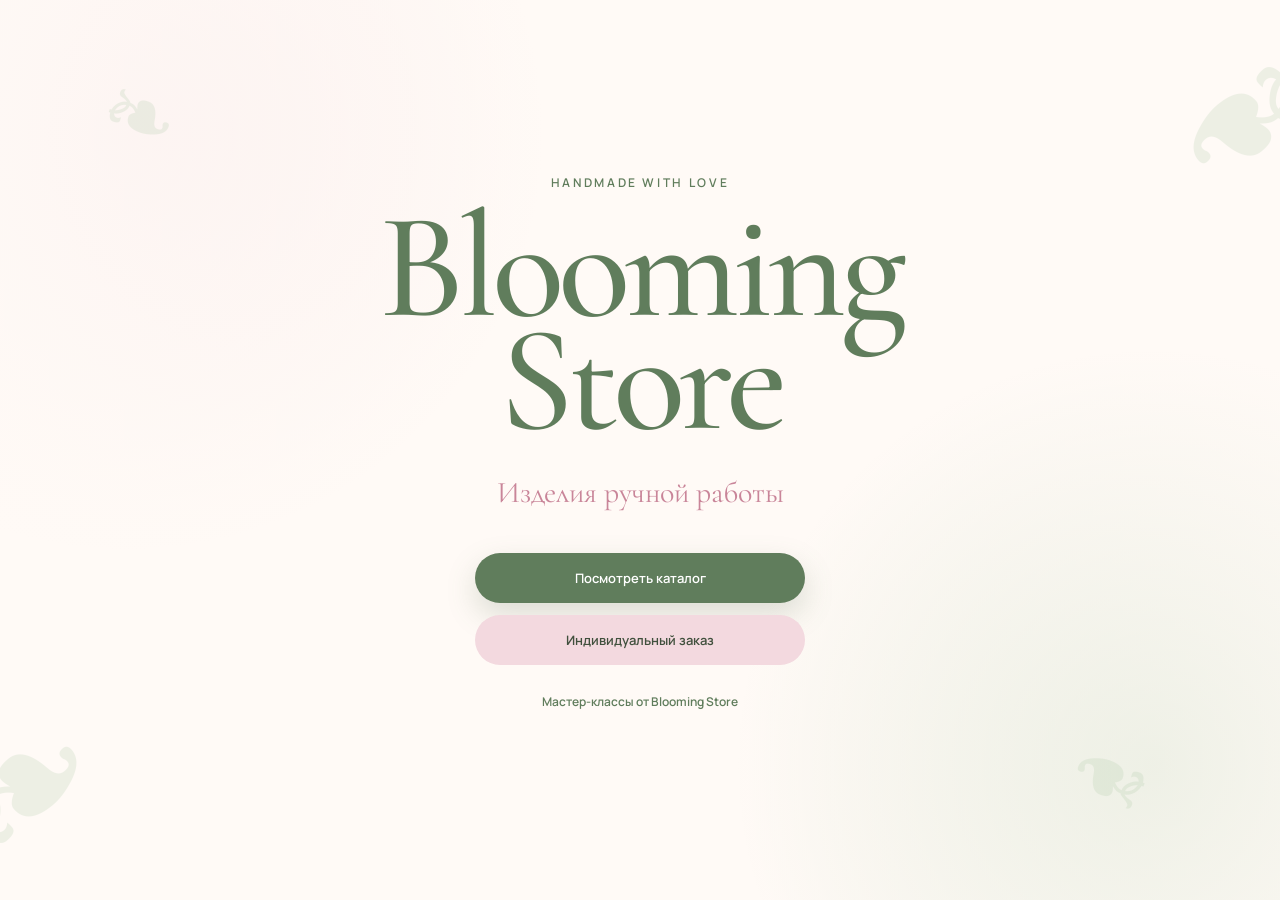
<file: index.html>
<!DOCTYPE html>
<html lang="ru">

<head>

    <meta charset="UTF-8">

    <meta
        name="viewport"
        content="width=device-width, initial-scale=1.0, viewport-fit=cover"
    >

    <title>Blooming Store</title>

    <meta
        name="description"
        content="Blooming Store — изделия ручной работы"
    >

    <link
        rel="stylesheet"
        href="css/style.css"
    >

</head>


<body>

<main class="home">

    <div class="leaf leaf--1">❧</div>
    <div class="leaf leaf--2">❧</div>
    <div class="leaf leaf--3">❧</div>
    <div class="leaf leaf--4">❧</div>


    <section class="hero">

        <div
            class="hero__image"
            id="hero-image"
        ></div>

        <div class="hero__overlay"></div>


        <div class="hero__content">

            <p
                class="hero__eyebrow"
                id="hero-eyebrow"
            >
                handmade with love
            </p>


            <h1
                class="hero__title"
                id="hero-title"
            >
                Blooming<br>
                Store
            </h1>


            <p
                class="hero__subtitle"
                id="hero-subtitle"
            >
                Изделия ручной работы
            </p>


            <p
                class="hero__description"
                id="hero-description"
            ></p>


            <div class="hero__buttons">

                <a
                    href="catalog.html"
                    class="button button--primary"
                >
                    Посмотреть каталог
                </a>


                <a
                    href="#"
                    id="custom-order"
                    class="button button--secondary"
                >
                    Индивидуальный заказ
                </a>


                <a
                    href="https://t.me/dejavuufa"
                    id="masterclasses"
                    class="button button--text"
                    target="_blank"
                    rel="noopener noreferrer"
                >
                    Мастер-классы от Blooming Store
                </a>

            </div>

        </div>

    </section>

</main>


<!-- Telegram Mini App -->

<script src="https://telegram.org/js/telegram-web-app.js"></script>

<script src="js/app.js"></script>

</body>

</html>
</file>
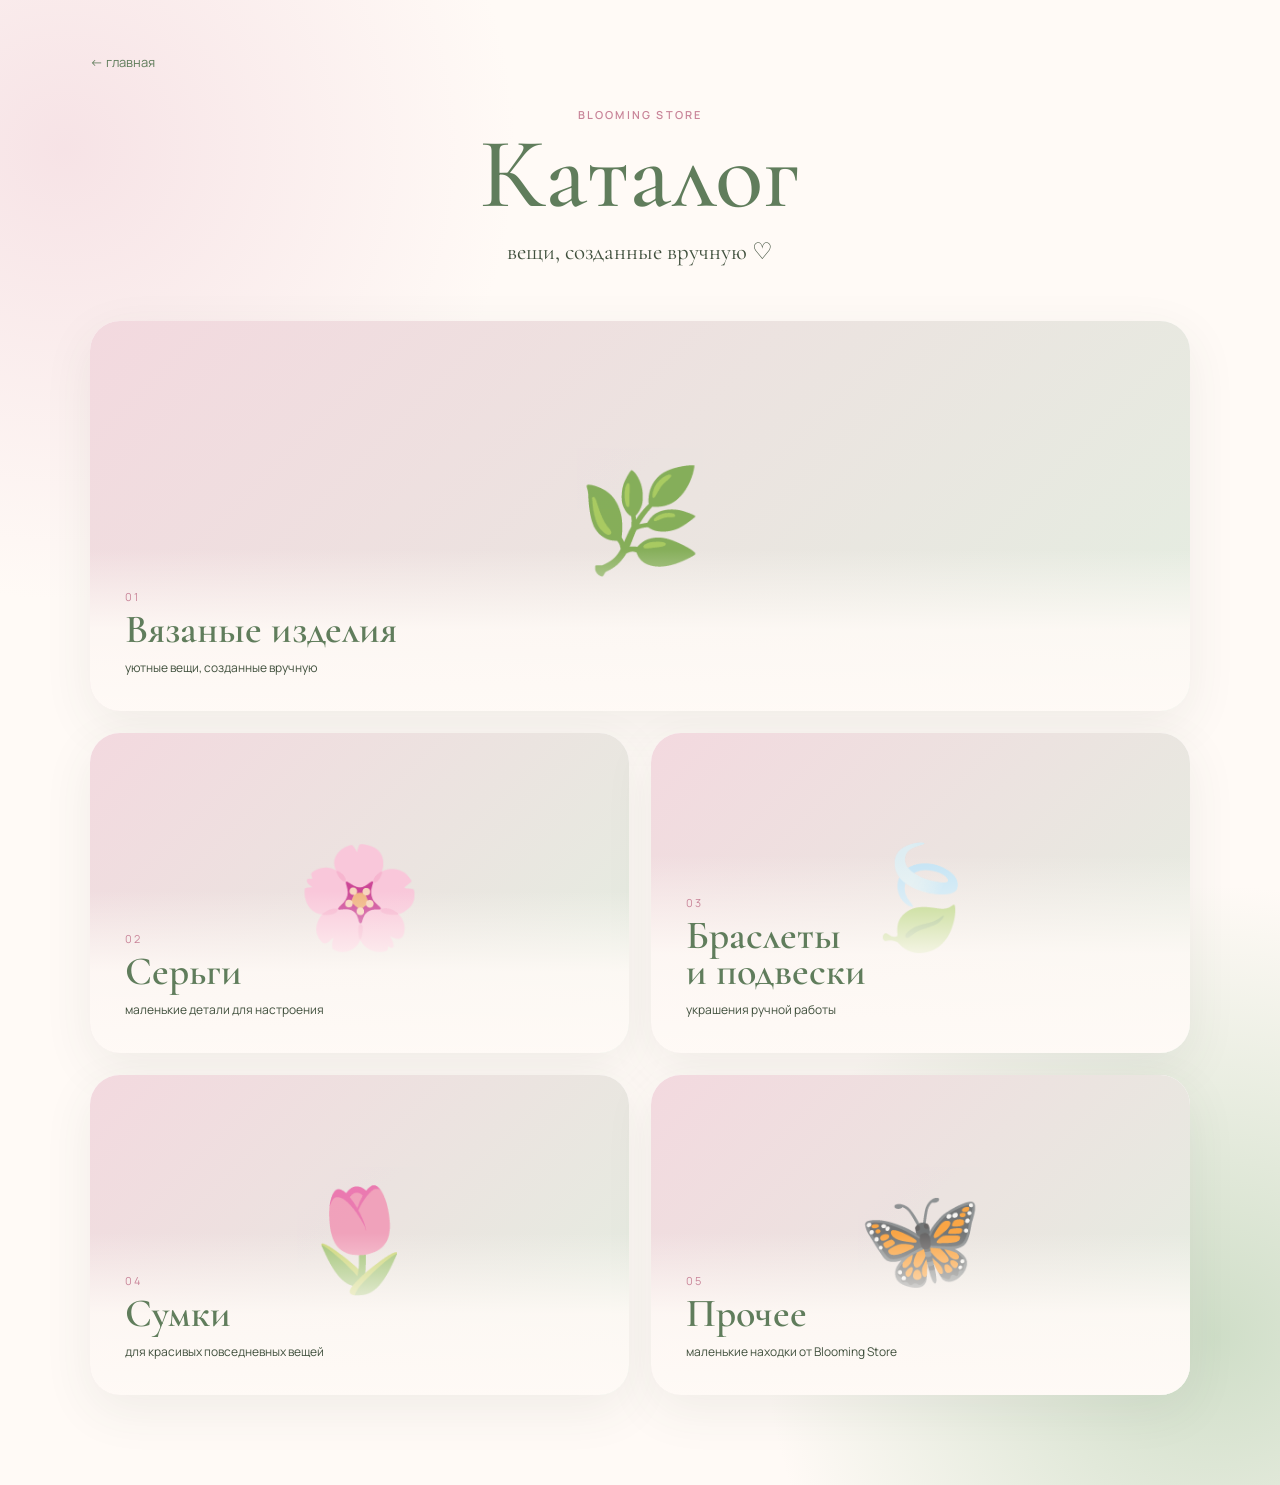
<file: catalog.html>
<!DOCTYPE html>
<html lang="ru">

<head>

    <meta charset="UTF-8">

    <meta
        name="viewport"
        content="width=device-width, initial-scale=1.0, viewport-fit=cover"
    >

    <title>Каталог — Blooming Store</title>

    <link
        rel="stylesheet"
        href="css/style.css"
    >

</head>


<body>

<main class="catalog-page">


    <header class="page-header">

        <a
            href="index.html"
            class="back-link"
        >
            ← главная
        </a>


        <div class="page-header__center">

            <p class="eyebrow">
                blooming store
            </p>

            <h1>
                Каталог
            </h1>

            <p>
                вещи, созданные вручную ♡
            </p>

        </div>

    </header>


    <section class="categories">


        <!-- 01 -->

        <a
            href="category.html?category=knit"
            class="category-card category-card--large"
        >

            <div class="category-card__visual">
                <span>🌿</span>
            </div>


            <div class="category-card__content">

                <span class="category-card__number">
                    01
                </span>

                <h2>
                    Вязаные изделия
                </h2>

                <p>
                    уютные вещи, созданные вручную
                </p>

            </div>

        </a>


        <!-- 02 -->

        <a
            href="category.html?category=earrings"
            class="category-card"
        >

            <div class="category-card__visual">
                <span>🌸</span>
            </div>


            <div class="category-card__content">

                <span class="category-card__number">
                    02
                </span>

                <h2>
                    Серьги
                </h2>

                <p>
                    маленькие детали для настроения
                </p>

            </div>

        </a>


        <!-- 03 -->

        <a
            href="category.html?category=bracelets"
            class="category-card"
        >

            <div class="category-card__visual">
                <span>🍃</span>
            </div>


            <div class="category-card__content">

                <span class="category-card__number">
                    03
                </span>

                <h2>
                    Браслеты<br>
                    и подвески
                </h2>

                <p>
                    украшения ручной работы
                </p>

            </div>

        </a>


        <!-- 04 -->

        <a
            href="category.html?category=bags"
            class="category-card"
        >

            <div class="category-card__visual">
                <span>🌷</span>
            </div>


            <div class="category-card__content">

                <span class="category-card__number">
                    04
                </span>

                <h2>
                    Сумки
                </h2>

                <p>
                    для красивых повседневных вещей
                </p>

            </div>

        </a>


        <!-- 05 -->

        <a
            href="category.html?category=other"
            class="category-card"
        >

            <div class="category-card__visual">
                <span>🦋</span>
            </div>


            <div class="category-card__content">

                <span class="category-card__number">
                    05
                </span>

                <h2>
                    Прочее
                </h2>

                <p>
                    маленькие находки от Blooming Store
                </p>

            </div>

        </a>


    </section>

</main>


<!-- Telegram Mini App -->

<script src="https://telegram.org/js/telegram-web-app.js"></script>

<script src="js/app.js"></script>

</body>

</html>
</file>
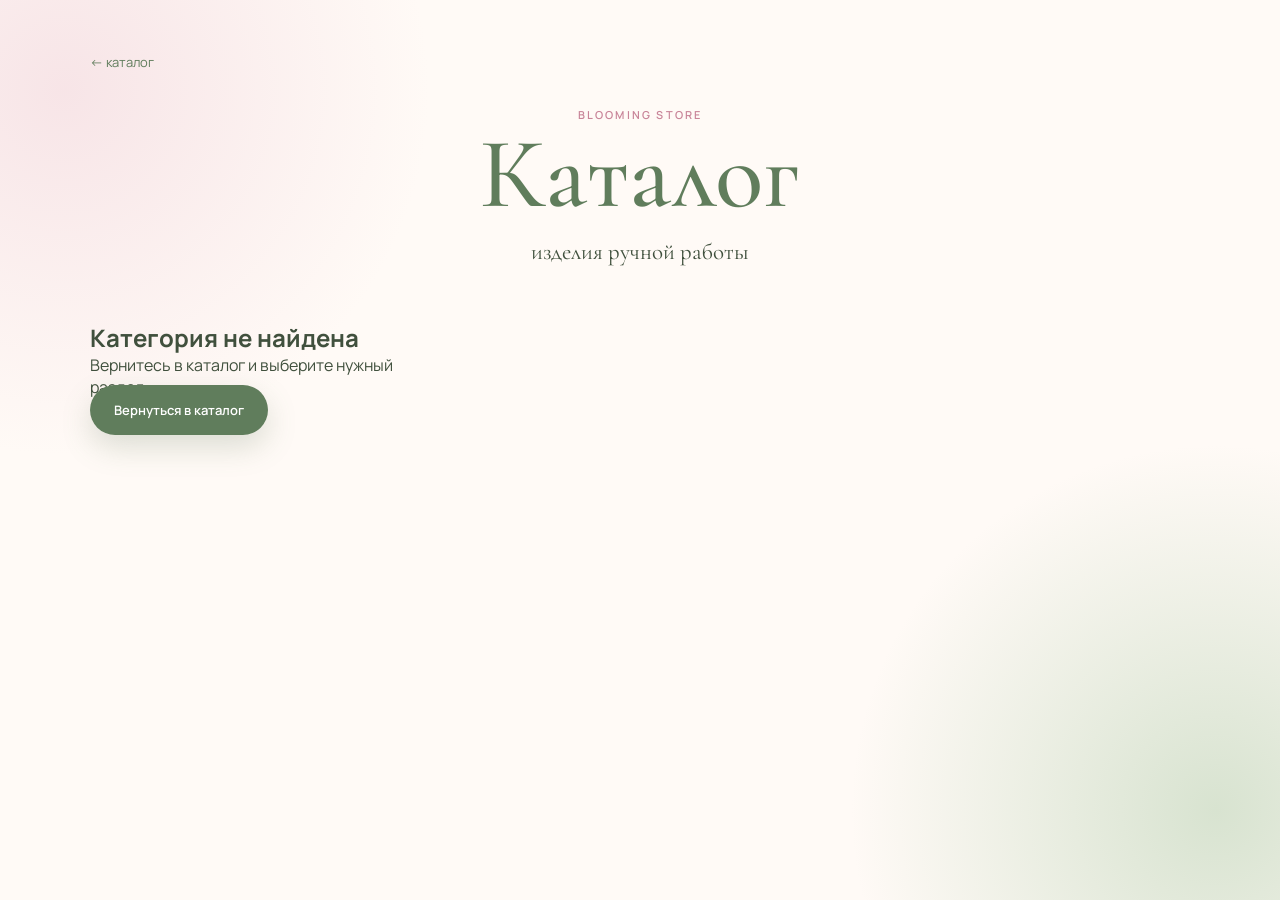
<file: category.html>
<!DOCTYPE html>
<html lang="ru">

<head>

    <meta charset="UTF-8">

    <meta
        name="viewport"
        content="width=device-width, initial-scale=1.0, viewport-fit=cover"
    >

    <title>Каталог — Blooming Store</title>

    <link
        rel="stylesheet"
        href="css/style.css"
    >

</head>


<body>

<main class="products-page">


    <header class="page-header">


        <a
            href="catalog.html"
            class="back-link"
        >
            ← каталог
        </a>


        <div class="page-header__center">

            <p class="eyebrow">
                blooming store
            </p>


            <h1 id="category-title">
                Каталог
            </h1>


            <p id="category-subtitle">
                изделия ручной работы
            </p>

        </div>

    </header>


    <section
        class="products-grid"
        id="products-grid"
    >

        <div class="loading">
            Загружаем изделия...
        </div>

    </section>

</main>


<!-- Telegram Mini App -->

<script src="https://telegram.org/js/telegram-web-app.js"></script>

<script src="js/app.js"></script>

</body>

</html>
</file>
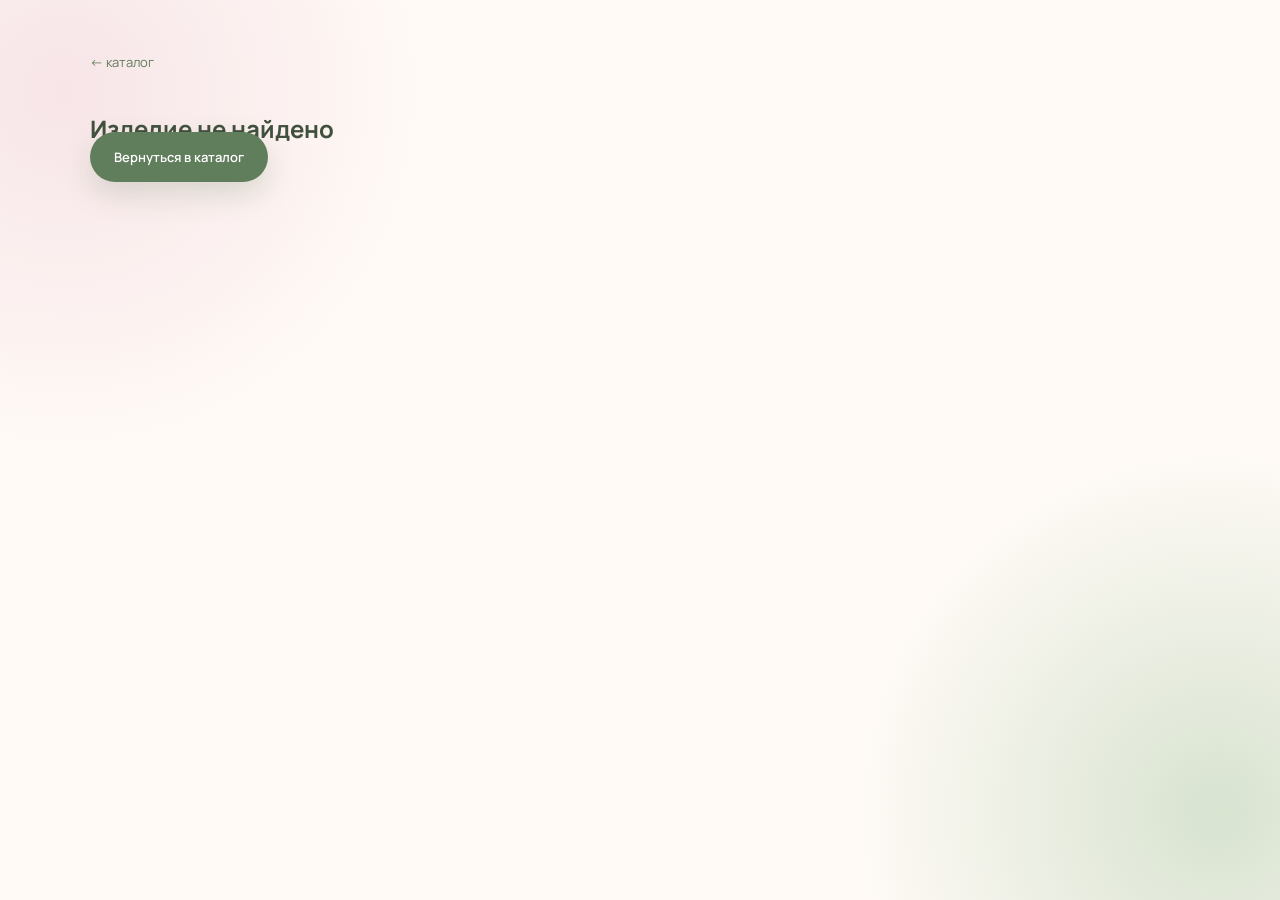
<file: product.html>
<!DOCTYPE html>
<html lang="ru">

<head>

    <meta charset="UTF-8">

    <meta
        name="viewport"
        content="width=device-width, initial-scale=1.0, viewport-fit=cover"
    >

    <title>Blooming Store</title>

    <link
        rel="stylesheet"
        href="css/style.css"
    >

</head>


<body>

<main class="product-page">


    <header class="product-page__header">

        <a
            href="catalog.html"
            id="product-back"
            class="back-link"
        >
            ← каталог
        </a>

    </header>


    <section
        class="product-detail"
        id="product-detail"
    >

        <div class="loading">
            Загружаем изделие...
        </div>

    </section>

</main>


<!-- Telegram Mini App -->

<script src="https://telegram.org/js/telegram-web-app.js"></script>

<script src="js/app.js"></script>

</body>

</html>
</file>
<file: css/style.css>
@import url('https://fonts.googleapis.com/css2?family=Cormorant+Garamond:wght@400;500;600;700&family=Manrope:wght@400;500;600&display=swap');


:root {

    --pink: #f3d9df;
    --pink-light: #f9e9ed;
    --pink-dark: #c98599;

    --green: #a8c7a2;
    --green-light: #e4eee1;
    --green-dark: #607d5c;

    --cream: #fffaf6;
    --white: #ffffff;

    --text: #40503d;
    --muted: #7d877b;

    --shadow:
        0 15px 50px rgba(64, 80, 61, 0.08);

}


* {
    box-sizing: border-box;

    margin: 0;
    padding: 0;
}


html {
    scroll-behavior: smooth;
}


body {

    min-height: 100vh;

    background: var(--cream);

    color: var(--text);

    font-family: 'Manrope', sans-serif;
}


a {
    color: inherit;

    text-decoration: none;
}


button,
a {
    -webkit-tap-highlight-color: transparent;
}


/* =========================================
   ОБЩИЕ ЭЛЕМЕНТЫ
========================================= */


.eyebrow {

    color: var(--pink-dark);

    font-size: 11px;

    font-weight: 600;

    letter-spacing: 0.2em;

    text-transform: uppercase;

}


.back-link {

    display: inline-flex;

    align-items: center;

    gap: 6px;

    color: var(--green-dark);

    font-size: 13px;

    transition:
        transform 0.2s ease,
        opacity 0.2s ease;
}


.back-link:hover {

    transform: translateX(-4px);

    opacity: 0.7;

}


.page-header {

    max-width: 1100px;

    margin: 0 auto 55px;

}


.page-header__center {

    margin-top: 35px;

    text-align: center;

}


.page-header__center h1 {

    margin-top: 8px;

    color: var(--green-dark);

    font-family: 'Cormorant Garamond', serif;

    font-size: clamp(60px, 8vw, 100px);

    font-weight: 500;

    line-height: 0.9;

}


.page-header__center p:last-child {

    margin-top: 18px;

    color: var(--text);

    font-family: 'Cormorant Garamond', serif;

    font-size: 23px;

}


/* =========================================
   ГЛАВНАЯ
========================================= */


.home {

    position: relative;

    min-height: 100vh;

    overflow: hidden;

    background:

        radial-gradient(
            circle at 10% 15%,
            rgba(243, 217, 223, 0.9),
            transparent 30%
        ),

        radial-gradient(
            circle at 90% 85%,
            rgba(168, 199, 162, 0.65),
            transparent 30%
        );

}


.hero {

    position: relative;

    min-height: 100vh;

    display: flex;

    align-items: center;

    justify-content: center;

    overflow: hidden;

}


.hero__image {

    position: absolute;

    inset: 0;

    background-position: center;

    background-size: cover;

    background-repeat: no-repeat;

    opacity: 0.7;

}


.hero__overlay {

    position: absolute;

    inset: 0;

    background:

        linear-gradient(
            90deg,
            rgba(255, 250, 246, 0.9),
            rgba(255, 250, 246, 0.55),
            rgba(255, 250, 246, 0.75)
        );

}


.hero__content {

    position: relative;

    z-index: 2;

    width: min(650px, 90%);

    text-align: center;

}


.hero__eyebrow {

    margin-bottom: 20px;

    color: var(--green-dark);

    font-size: 12px;

    font-weight: 600;

    letter-spacing: 0.22em;

    text-transform: uppercase;

}


.hero__title {

    color: var(--green-dark);

    font-family: 'Cormorant Garamond', serif;

    font-size: clamp(80px, 12vw, 150px);

    font-weight: 500;

    line-height: 0.75;

    letter-spacing: -0.04em;

}


.hero__subtitle {

    margin-top: 38px;

    color: var(--pink-dark);

    font-family: 'Cormorant Garamond', serif;

    font-size: 30px;

}


.hero__description {

    max-width: 450px;

    margin: 18px auto 0;

    color: var(--text);

    font-size: 13px;

    line-height: 1.6;

}


.hero__buttons {

    display: flex;

    flex-direction: column;

    align-items: center;

    gap: 12px;

    margin-top: 42px;

}


.button {

    width: min(330px, 100%);

    padding: 16px 24px;

    border-radius: 100px;

    font-size: 13px;

    font-weight: 600;

    text-align: center;

    transition:
        transform 0.25s ease,
        box-shadow 0.25s ease,
        background 0.25s ease;
}


.button:hover {

    transform: translateY(-3px);

}


.button--primary {

    background: var(--green-dark);

    color: var(--white);

    box-shadow:
        0 12px 30px rgba(96, 125, 92, 0.22);

}


.button--primary:hover {

    box-shadow:
        0 16px 35px rgba(96, 125, 92, 0.32);

}


.button--secondary {

    background: var(--pink);

    color: var(--text);

}


.button--text {

    width: auto;

    background: transparent;

    color: var(--green-dark);

    font-size: 12px;

}


/* =========================================
   ДЕКОРАТИВНЫЕ ЛИСТЬЯ
========================================= */


.leaf {

    position: absolute;

    z-index: 3;

    color: var(--green);

    font-family: serif;

    font-size: 180px;

    line-height: 1;

    opacity: 0.2;

    pointer-events: none;

}


.leaf--1 {

    left: -50px;

    bottom: 20px;

    transform: rotate(-40deg);

}


.leaf--2 {

    right: -40px;

    top: 30px;

    transform: rotate(140deg);

}


.leaf--3 {

    left: 8%;

    top: 8%;

    font-size: 90px;

    transform: rotate(20deg);

}


.leaf--4 {

    right: 10%;

    bottom: 8%;

    font-size: 100px;

    transform: rotate(200deg);

}


/* =========================================
   КАТАЛОГ
========================================= */


.catalog-page {

    min-height: 100vh;

    padding: 50px 6% 90px;

    background:

        radial-gradient(
            circle at 5% 10%,
            rgba(243, 217, 223, 0.7),
            transparent 25%
        ),

        radial-gradient(
            circle at 95% 90%,
            rgba(168, 199, 162, 0.55),
            transparent 25%
        );

}


.categories {

    max-width: 1100px;

    margin: 0 auto;

    display: grid;

    grid-template-columns: repeat(2, 1fr);

    gap: 22px;

}


.category-card {

    position: relative;

    min-height: 320px;

    overflow: hidden;

    display: flex;

    align-items: flex-end;

    border-radius: 30px;

    background: var(--white);

    box-shadow: var(--shadow);

    transition:
        transform 0.3s ease,
        box-shadow 0.3s ease;

}


.category-card:hover {

    transform: translateY(-6px);

    box-shadow:
        0 22px 60px rgba(64, 80, 61, 0.13);

}


.category-card--large {

    grid-column: span 2;

    min-height: 390px;

}


.category-card__visual {

    position: absolute;

    inset: 0;

    display: flex;

    align-items: center;

    justify-content: center;

    background:

        linear-gradient(
            135deg,
            var(--pink),
            var(--green-light)
        );

}


.category-card__visual span {

    font-size: 100px;

    opacity: 0.7;

    transition:
        transform 0.4s ease;

}


.category-card:hover
.category-card__visual span {

    transform: scale(1.12) rotate(4deg);

}


.category-card__content {

    position: relative;

    z-index: 2;

    width: 100%;

    padding: 35px;

    background:

        linear-gradient(
            to top,
            rgba(255, 250, 246, 0.99),
            rgba(255, 250, 246, 0.88),
            transparent
        );

}


.category-card__number {

    color: var(--pink-dark);

    font-size: 11px;

    letter-spacing: 0.15em;

}


.category-card__content h2 {

    margin-top: 5px;

    color: var(--green-dark);

    font-family: 'Cormorant Garamond', serif;

    font-size: 40px;

    font-weight: 600;

    line-height: 0.9;

}


.category-card__content p {

    margin-top: 12px;

    color: var(--text);

    font-size: 12px;

}


/* =========================================
   ТОВАРЫ
========================================= */


.products-page {

    min-height: 100vh;

    padding: 50px 6% 90px;

    background:

        radial-gradient(
            circle at 5% 10%,
            rgba(243, 217, 223, 0.65),
            transparent 25%
        ),

        radial-gradient(
            circle at 95% 90%,
            rgba(168, 199, 162, 0.45),
            transparent 25%
        );

}


.products-grid {

    max-width: 1100px;

    margin: 0 auto;

    display: grid;

    grid-template-columns: repeat(3, 1fr);

    gap: 35px 22px;

}


.product-card {

    min-width: 0;

}


.product-card__image {

    position: relative;

    display: block;

    aspect-ratio: 1 / 1;

    overflow: hidden;

    border-radius: 28px;

    background: var(--pink-light);

}


.product-card__image img {

    width: 100%;

    height: 100%;

    display: block;

    object-fit: cover;

    transition:
        transform 0.45s ease;

}


.product-card:hover
.product-card__image img {

    transform: scale(1.04);

}


.product-placeholder {

    width: 100%;

    height: 100%;

    display: flex;

    align-items: center;

    justify-content: center;

    background:
        linear-gradient(
            135deg,
            var(--pink),
            var(--green-light)
        );

    font-size: 75px;

}


.product-card__status {

    position: absolute;

    top: 15px;

    left: 15px;

    padding: 7px 11px;

    border-radius: 50px;

    background: rgba(255, 250, 246, 0.9);

    backdrop-filter: blur(8px);

    color: var(--green-dark);

    font-size: 10px;

    font-weight: 600;

}


.product-card__info {

    display: flex;

    justify-content: space-between;

    gap: 15px;

    padding: 17px 5px 0;

}


.product-card__info h2 {

    color: var(--text);

    font-family: 'Cormorant Garamond', serif;

    font-size: 26px;

    font-weight: 600;

    line-height: 1;

}


.product-card__description {

    margin-top: 7px;

    color: var(--muted);

    font-size: 11px;

    line-height: 1.4;

}


.product-card__price {

    flex-shrink: 0;

    color: var(--green-dark);

    font-size: 14px;

    font-weight: 600;

    white-space: nowrap;

}


.loading,
.error-message {

    grid-column: 1 / -1;

    padding: 80px 20px;

    text-align: center;

    color: var(--green-dark);

    font-family: 'Cormorant Garamond', serif;

    font-size: 25px;

}


/* =========================================
   СТРАНИЦА ТОВАРА
========================================= */


.product-page {

    min-height: 100vh;

    padding: 50px 6% 90px;

    background:

        radial-gradient(
            circle at 5% 10%,
            rgba(243, 217, 223, 0.65),
            transparent 25%
        ),

        radial-gradient(
            circle at 95% 90%,
            rgba(168, 199, 162, 0.45),
            transparent 25%
        );

}


.product-page__header {

    max-width: 1100px;

    margin: 0 auto 40px;

}


.product-detail {

    max-width: 1100px;

    margin: 0 auto;

    display: grid;

    grid-template-columns: 1.1fr 0.9fr;

    gap: 70px;

    align-items: start;

}


.product-gallery {

    min-width: 0;

}


.product-main-image {

    width: 100%;

    aspect-ratio: 1 / 1;

    overflow: hidden;

    border-radius: 35px;

    background: var(--pink-light);

}


.product-main-image img {

    width: 100%;

    height: 100%;

    display: block;

    object-fit: cover;

}


.product-thumbnails {

    display: grid;

    grid-template-columns: repeat(4, 1fr);

    gap: 10px;

    margin-top: 12px;

}


.product-thumbnail {

    aspect-ratio: 1;

    overflow: hidden;

    border: 2px solid transparent;

    border-radius: 15px;

    background: var(--pink-light);

    cursor: pointer;

}


.product-thumbnail.active {

    border-color: var(--green-dark);

}


.product-thumbnail img {

    width: 100%;

    height: 100%;

    object-fit: cover;

}


.product-info {

    padding-top: 15px;

}


.product-info__category {

    color: var(--pink-dark);

    font-size: 11px;

    font-weight: 600;

    letter-spacing: 0.15em;

    text-transform: uppercase;

}


.product-info h1 {

    margin-top: 12px;

    color: var(--green-dark);

    font-family: 'Cormorant Garamond', serif;

    font-size: clamp(50px, 6vw, 75px);

    font-weight: 500;

    line-height: 0.9;

}


.product-info__price {

    margin-top: 25px;

    color: var(--text);

    font-size: 20px;

    font-weight: 600;

}


.product-info__status {

    display: inline-block;

    margin-top: 12px;

    padding: 7px 13px;

    border-radius: 50px;

    background: var(--green-light);

    color: var(--green-dark);

    font-size: 11px;

    font-weight: 600;

}


.product-info__description {

    margin-top: 35px;

    color: var(--text);

    font-size: 14px;

    line-height: 1.8;

}


.product-info__materials {

    margin-top: 25px;

    padding-top: 25px;

    border-top: 1px solid rgba(96, 125, 92, 0.15);

}


.product-info__materials strong {

    display: block;

    margin-bottom: 7px;

    color: var(--green-dark);

    font-size: 12px;

}


.product-info__materials span {

    color: var(--muted);

    font-size: 13px;

}


.order-button {

    display: block;

    width: 100%;

    margin-top: 35px;

    padding: 17px 25px;

    border-radius: 100px;

    background: var(--green-dark);

    color: var(--white);

    font-size: 13px;

    font-weight: 600;

    text-align: center;

    box-shadow:
        0 12px 30px rgba(96, 125, 92, 0.2);

    transition:
        transform 0.25s ease,
        box-shadow 0.25s ease;

}


.order-button:hover {

    transform: translateY(-3px);

    box-shadow:
        0 17px 35px rgba(96, 125, 92, 0.3);

}


.order-button.disabled {

    background: #c8c8c8;

    pointer-events: none;

    box-shadow: none;

}


/* =========================================
   МОБИЛЬНАЯ ВЕРСИЯ
========================================= */


@media (max-width: 850px) {

    .products-grid {

        grid-template-columns: repeat(2, 1fr);

    }


    .product-detail {

        grid-template-columns: 1fr;

        gap: 35px;

    }


    .product-info {

        padding-top: 0;

    }

}


@media (max-width: 600px) {

    .page-header {

        margin-bottom: 35px;

    }


    .catalog-page,
    .products-page,
    .product-page {

        padding: 30px 20px 60px;

    }


    .categories {

        grid-template-columns: 1fr;

        gap: 16px;

    }


    .category-card,
    .category-card--large {

        grid-column: span 1;

        min-height: 280px;

    }


    .category-card__content {

        padding: 25px;

    }


    .category-card__content h2 {

        font-size: 34px;

    }


    .products-grid {

        grid-template-columns: repeat(2, 1fr);

        gap: 28px 12px;

    }


    .product-card__info {

        display: block;

        padding-top: 12px;

    }


    .product-card__info h2 {

        font-size: 22px;

    }


    .product-card__price {

        margin-top: 8px;

    }


    .product-card__description {

        font-size: 10px;

    }


    .hero__title {

        font-size: 78px;

    }


    .hero__subtitle {

        font-size: 25px;

    }


    .leaf {

        font-size: 100px;

    }

}
</file>
